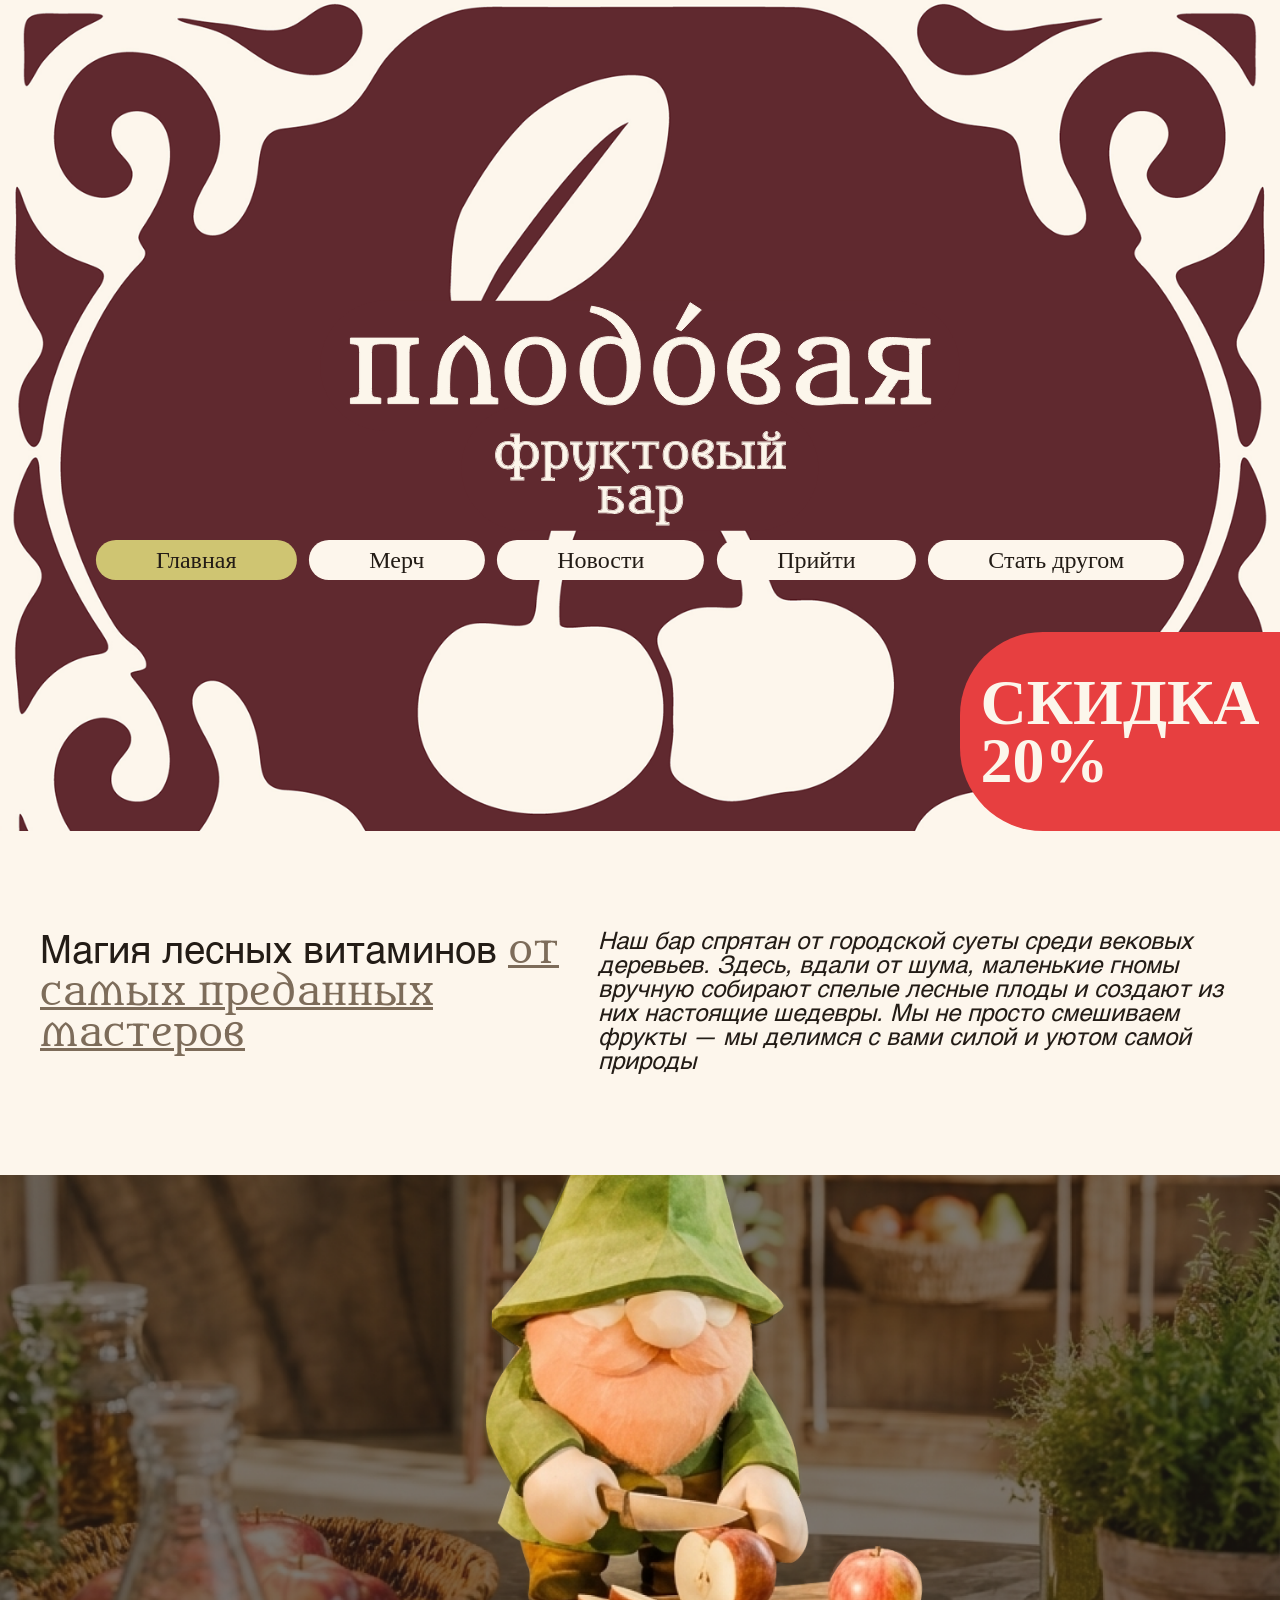
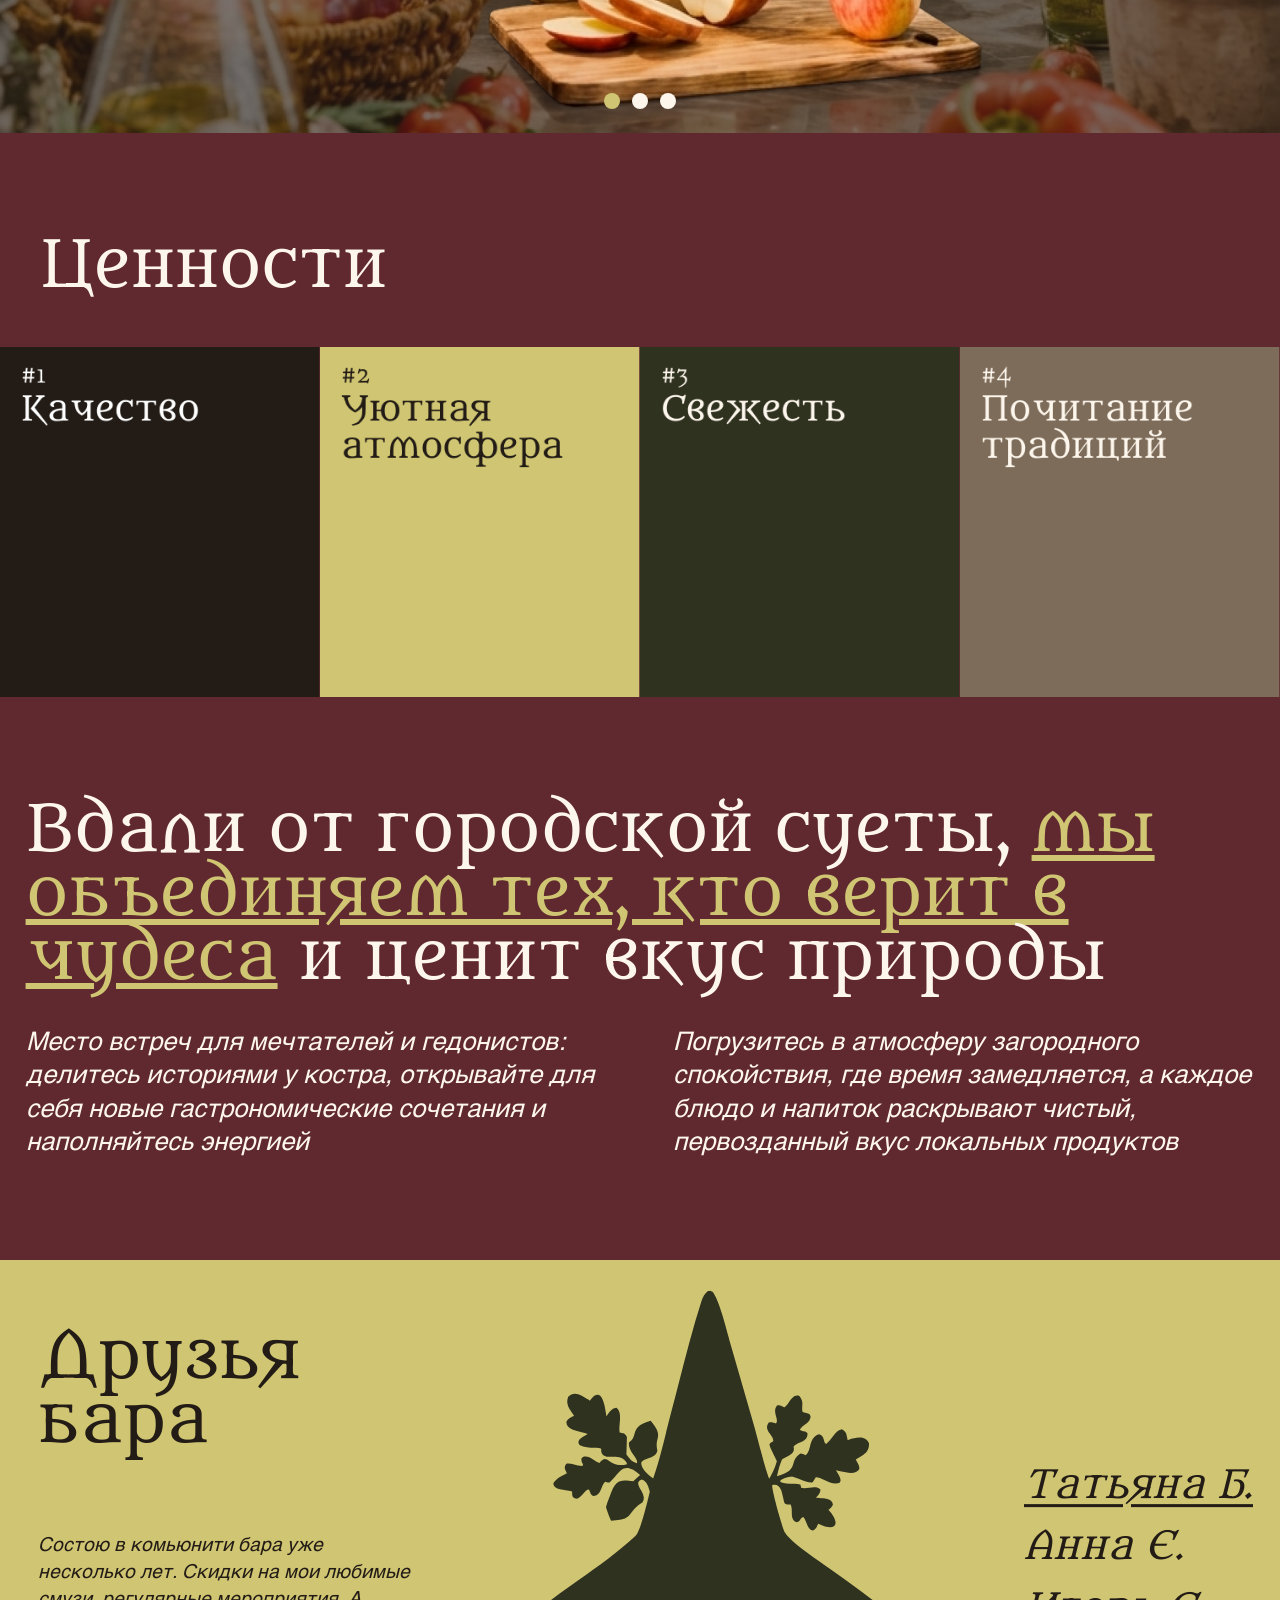
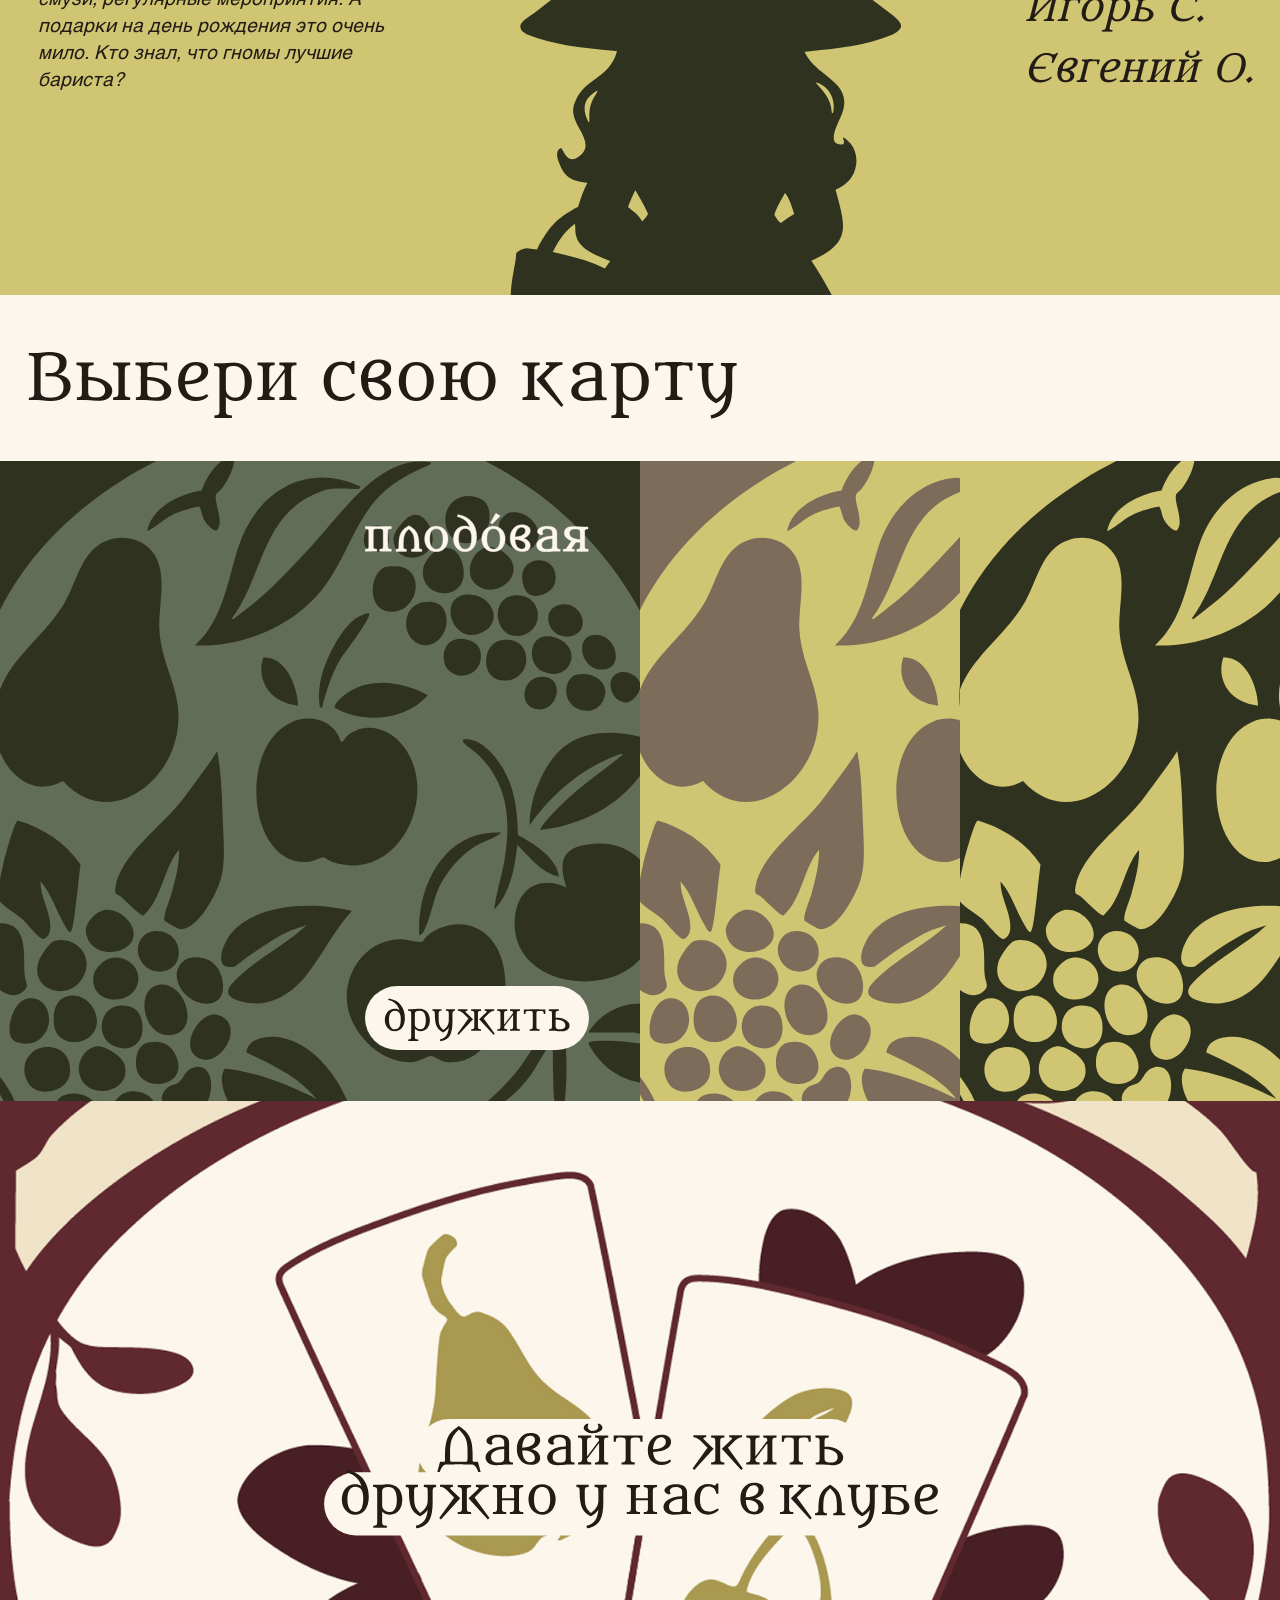
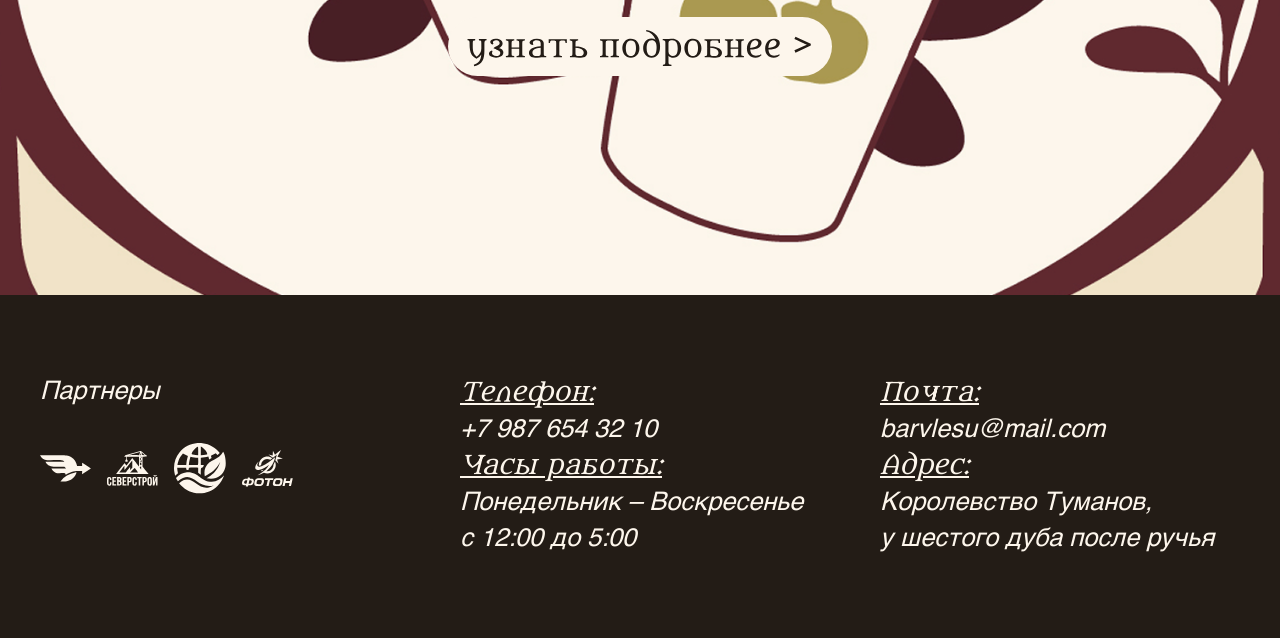
<file: index.html>
<!DOCTYPE html>
<html lang="ru">
<head>
  <meta charset="utf-8">
  <meta name="viewport" content="width=device-width, initial-scale=1">
  <link rel="icon" type="image/svg+xml" href="./assets/favicon/favicon.svg">
  <title>Фруктовая</title>
  <link rel="stylesheet" href="./stylesheets/mainPage/main.css">
</head>
<body>

  <div class="container">
    <div class="welcome">
      <img class="welcome__bg" src="./assets/images/mainPage/welcome-bg.png">
      <img class="welcome__logo" src="./assets/images/mainPage/welcome-logo.svg" alt="Плодовая">
      <header>
        <ul>
          <li class="li__active"><a href="index.html">Главная</a></li>
          <li><a href="merch.html">Мерч</a></li>
          <li><a href="news.html">Новости</a></li>
          <li><a href="https://kirskate.github.io/plodovaya/" target="_blank">Прийти</a></li>
          <li><a href="form.html">Стать другом</a></li>
        </ul>
      </header>
      <div class="welcome__sale">
        <a href="https://kirskate.github.io/Plodovaya_HSE/" target="_blank">
          СКИДКА <br>20%
        </a>
      </div>
    </div>

    <div class="desc">
      <h3>Магия лесных витаминов <span class="gg">от самых преданных мастеров</span></h3>
      <p>Наш бар спрятан от городской суеты среди вековых деревьев. Здесь, вдали от шума, маленькие гномы вручную собирают спелые лесные плоды и создают из них настоящие шедевры. Мы не просто смешиваем фрукты — мы делимся с вами силой и уютом самой природы</p>
    </div>

    <div class="slider">
      <img class="slider__img active" src="./assets/images/mainPage/hero-1.png" alt="гномик">
      <img class="slider__img" src="./assets/images/mainPage/hero-2.png" alt="домик">
      <img class="slider__img" src="./assets/images/mainPage/hero-3.png" alt="кресла">
    
      <div class="circles">
        <button class="circle active" type="button"></button>
        <button class="circle" type="button"></button>
        <button class="circle" type="button"></button>
      </div>
    </div>

    <div class="values">
      <div class="values__imgs">
        <h3>Ценности</h3>
        <div class="values__item">
          <img class="values__img-default" src="./assets/images/mainPage/value-1.png" alt="">
          <img class="values__img-hover" src="./assets/images/mainPage/value-1-hover.png" alt="">
        </div>
        <div class="values__item">
          <img class="values__img-default" src="./assets/images/mainPage/value-2.png" alt="">
          <img class="values__img-hover" src="./assets/images/mainPage/value-2-hover.png" alt="">
        </div>
        <div class="values__item">
          <img class="values__img-default" src="./assets/images/mainPage/value-3.png" alt="">
          <img class="values__img-hover" src="./assets/images/mainPage/value-3-hover.png" alt="">
        </div>
        <div class="values__item">
          <img class="values__img-default" src="./assets/images/mainPage/value-4.png" alt="">
          <img class="values__img-hover" src="./assets/images/mainPage/value-4-hover.png" alt="">
        </div>
      </div>

      <div class="values__desc">
        <h2>Вдали от городской суеты, <span class="hg">мы объединяем тех, кто верит в чудеса</span> и ценит вкус природы</h2>
        <div class="values__desc-p">
          <p class="values__desc1">
            Место встреч для мечтателей и гедонистов: делитесь историями у костра, открывайте для себя новые гастрономические сочетания и наполняйтесь энергией
          </p>
          <p class="values__desc2">
            Погрузитесь в атмосферу загородного спокойствия, где время замедляется, а каждое блюдо и напиток раскрывают чистый, первозданный вкус локальных продуктов
          </p>
        </div>
      </div>
    </div>

    <div class="friends">
      <img class="friends__bg" src="./assets/images/mainPage/friend-bg-1.svg" alt="">
      <h3>Друзья бара</h3>
      <p>Состою в комьюнити бара уже несколько лет. Скидки на мои любимые смузи, регулярные мероприятия. А подарки на день рождения это очень мило. Кто знал, что гномы лучшие бариста?</p>
      <p class="friends__names">
        <span class="friends__name active" data-bg="1">Татьяна Б.</span>
        <span class="friends__name" data-bg="2">Анна Е.</span>
        <span class="friends__name" data-bg="3">Игорь С.</span>
        <span class="friends__name" data-bg="4">Евгений О.</span>
      </p>
    </div>

    <div class="cards">
      <h3>Выбери свою карту</h3>
    
      <div class="cards__section">
        <div class="card active">
          <img class="card-img" src="./assets/images/mainPage/card-1.svg" alt="карточка">
          <img class="card-title" src="./assets/images/mainPage/logoForCard.svg" alt="Плодовая">
          <a href="form.html"><img class="card-button" src="./assets/images/mainPage/cardButton.svg" alt="Дружить"></a>
        </div>
    
        <div class="card">
          <img class="card-img" src="./assets/images/mainPage/card-2.svg" alt="карточка">
          <img class="card-title" src="./assets/images/mainPage/logoForCard.svg" alt="Плодовая">
          <a href="form.html"><img class="card-button" src="./assets/images/mainPage/cardButton.svg" alt="Дружить"></a>
        </div>
    
        <div class="card">
          <img class="card-img" src="./assets/images/mainPage/card-3.svg" alt="карточка">
          <img class="card-title" src="./assets/images/mainPage/logoForCard.svg" alt="Плодовая">
          <a href="form.html"><img class="card-button" src="./assets/images/mainPage/cardButton.svg" alt="Дружить"></a>
        </div>
      </div>
    </div>

    <div class="end">
      <img class="end__bg" src="./assets/images/mainPage/end-bg.png">
      <img class="end__title" src="./assets/images/mainPage/end-title.svg">
      <a href="form.html"><img class="end__button" src="./assets/images/mainPage/end-button.svg"></a>
    </div>

    <footer>
      <div class="footer__1">
        <p>Партнеры</p>
        <div class="partners__imgs">
          <img src="./assets/icons/partner-1.svg" alt="партнер">
          <img src="./assets/icons/partner-2.svg" alt="партнер">
          <img src="./assets/icons/partner-3.svg" alt="партнер">
          <img src="./assets/icons/partner-4.svg" alt="партнер">
        </div>
      </div>
      <div class="footer__2">
        <p>
          <span>Телефон: </span><br>
          +7 987 654 32 10 <br>
          <span>Часы работы: </span><br>
          Понедельник – Воскресенье <br>
          с 12:00 до 5:00
        </p>
      </div>
      <div class="footer__3">
        <p>
          <span>Почта: </span><br>
          barvlesu@mail.com <br>
          <span>Адрес: </span><br>
          Королевство Туманов, <br>у шестого дуба после ручья
        </p>
      </div>
    </footer>
  </div>

  <script src="./javascript/slider.js"></script>
  <script src="./javascript/cards.js"></script>
  <script src="./javascript/friends.js"></script>
  <script src="./javascript/header-sticky.js"></script>
</body>
</html>
</file>
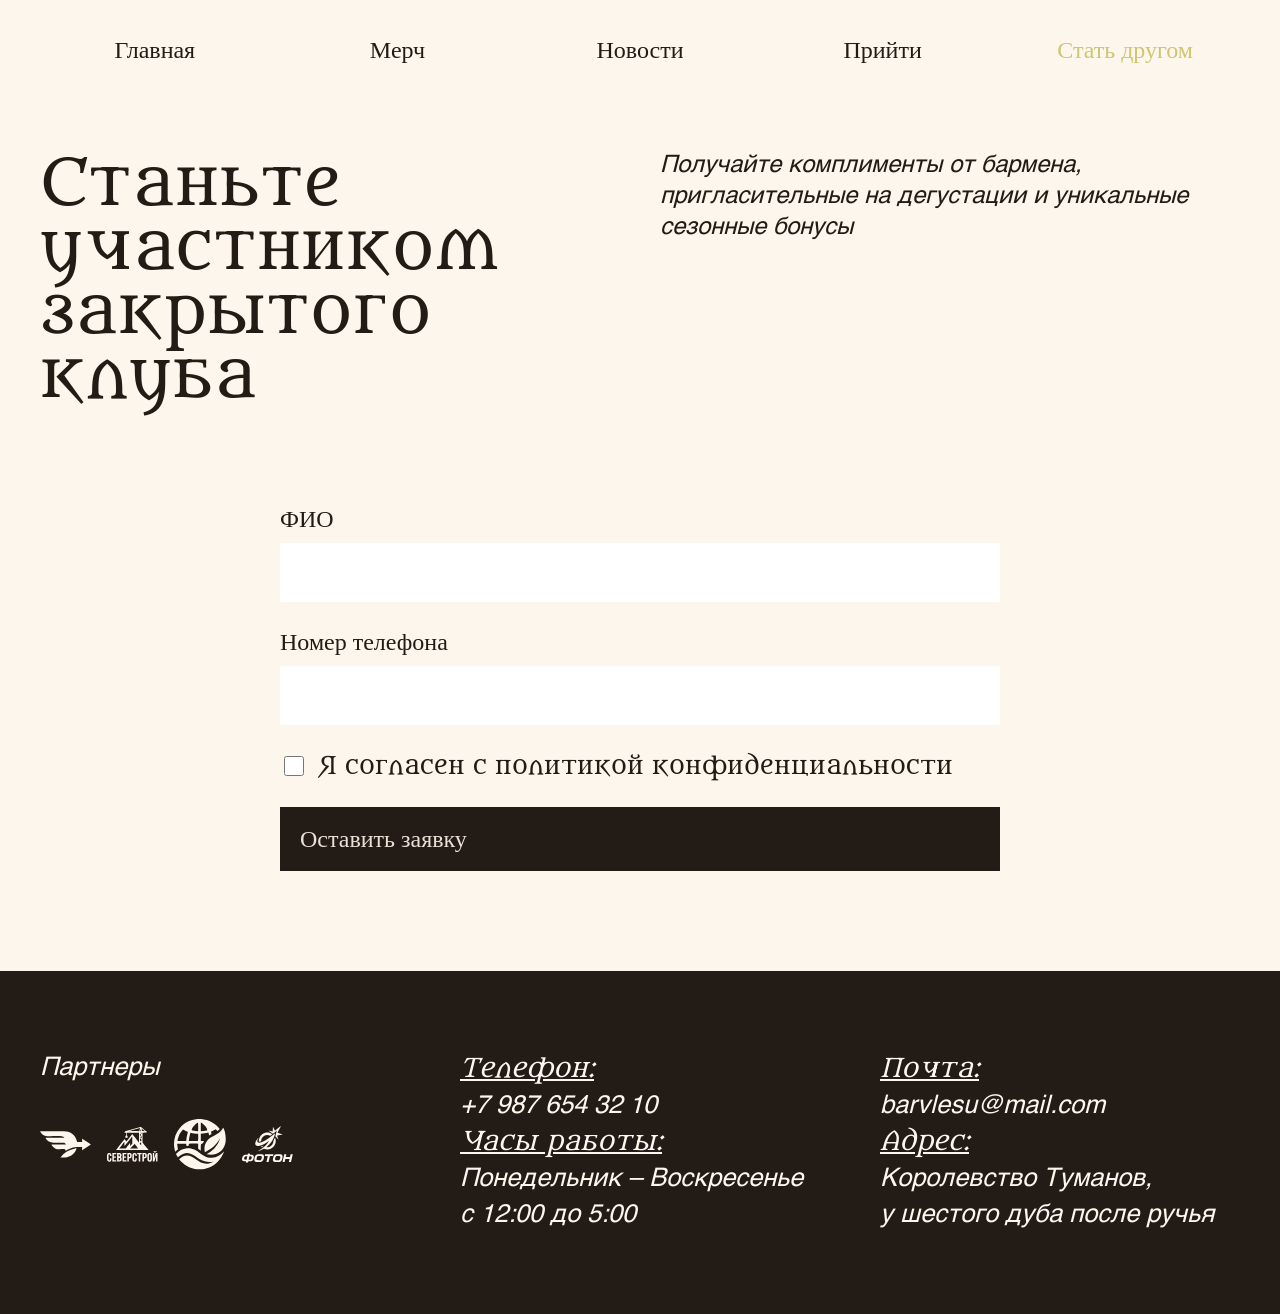
<file: form.html>
<!DOCTYPE html>
<html lang="ru">
<head>
  <meta charset="utf-8">
  <meta name="viewport" content="width=device-width, initial-scale=1">
  <link rel="icon" type="image/svg+xml" href="./assets/favicon/favicon.svg">
  <title>Стать другом</title>

  <link rel="stylesheet" href="./stylesheets/form/form.css">
</head>
<body>

  <div class="container">
    <header>
      <ul>
        <li><a href="index.html">Главная</a></li>
        <li><a href="merch.html">Мерч</a></li>
        <li><a href="news.html">Новости</a></li>
        <li><a href="https://kirskate.github.io/plodovaya/" target="_blank">Прийти</a></li>
        <li class="li__active"><a href="form.html">Стать другом</a></li>
      </ul>
    </header>

    <div class="title">
      <h1>Станьте участником закрытого клуба </h1>
      <p>Получайте комплименты от бармена, пригласительные на дегустации и уникальные сезонные бонусы</p>
    </div>

    <form class="friend-form" id="friendForm">
      <label>
        ФИО
        <input type="text" name="name" required>
      </label>
    
      <label>
        Номер телефона
        <input type="tel" name="phone" required>
      </label>
    
      <label class="checkbox-label">
        <input type="checkbox" required>
        <span>Я согласен с политикой конфиденциальности</span>
      </label>
    
      <button type="submit">Оставить заявку</button>
    </form>
    
    <div class="modal" id="modal">
      <div class="modal__content">
        <button class="modal__close" type="button" id="modalClose">×</button>
        <h2>Заявка отправлена!</h2>
        <p>Мы скоро свяжемся с вами.</p>
      </div>
    </div>

    <footer>
      <div class="footer__1">
        <p>Партнеры</p>
        <div class="partners__imgs">
          <img src="./assets/icons/partner-1.svg" alt="партнер">
          <img src="./assets/icons/partner-2.svg" alt="партнер">
          <img src="./assets/icons/partner-3.svg" alt="партнер">
          <img src="./assets/icons/partner-4.svg" alt="партнер">
        </div>
      </div>
      <div class="footer__2">
        <p>
          <span>Телефон: </span><br>
          +7 987 654 32 10 <br>
          <span>Часы работы: </span><br>
          Понедельник – Воскресенье <br>
          с 12:00 до 5:00
        </p>
      </div>
      <div class="footer__3">
        <p>
          <span>Почта: </span><br>
          barvlesu@mail.com <br>
          <span>Адрес: </span><br>
          Королевство Туманов, <br>у шестого дуба после ручья
        </p>
      </div>
    </footer>
  </div>
  <script src="./javascript/form.js"></script>
</body>
</html>
</file>
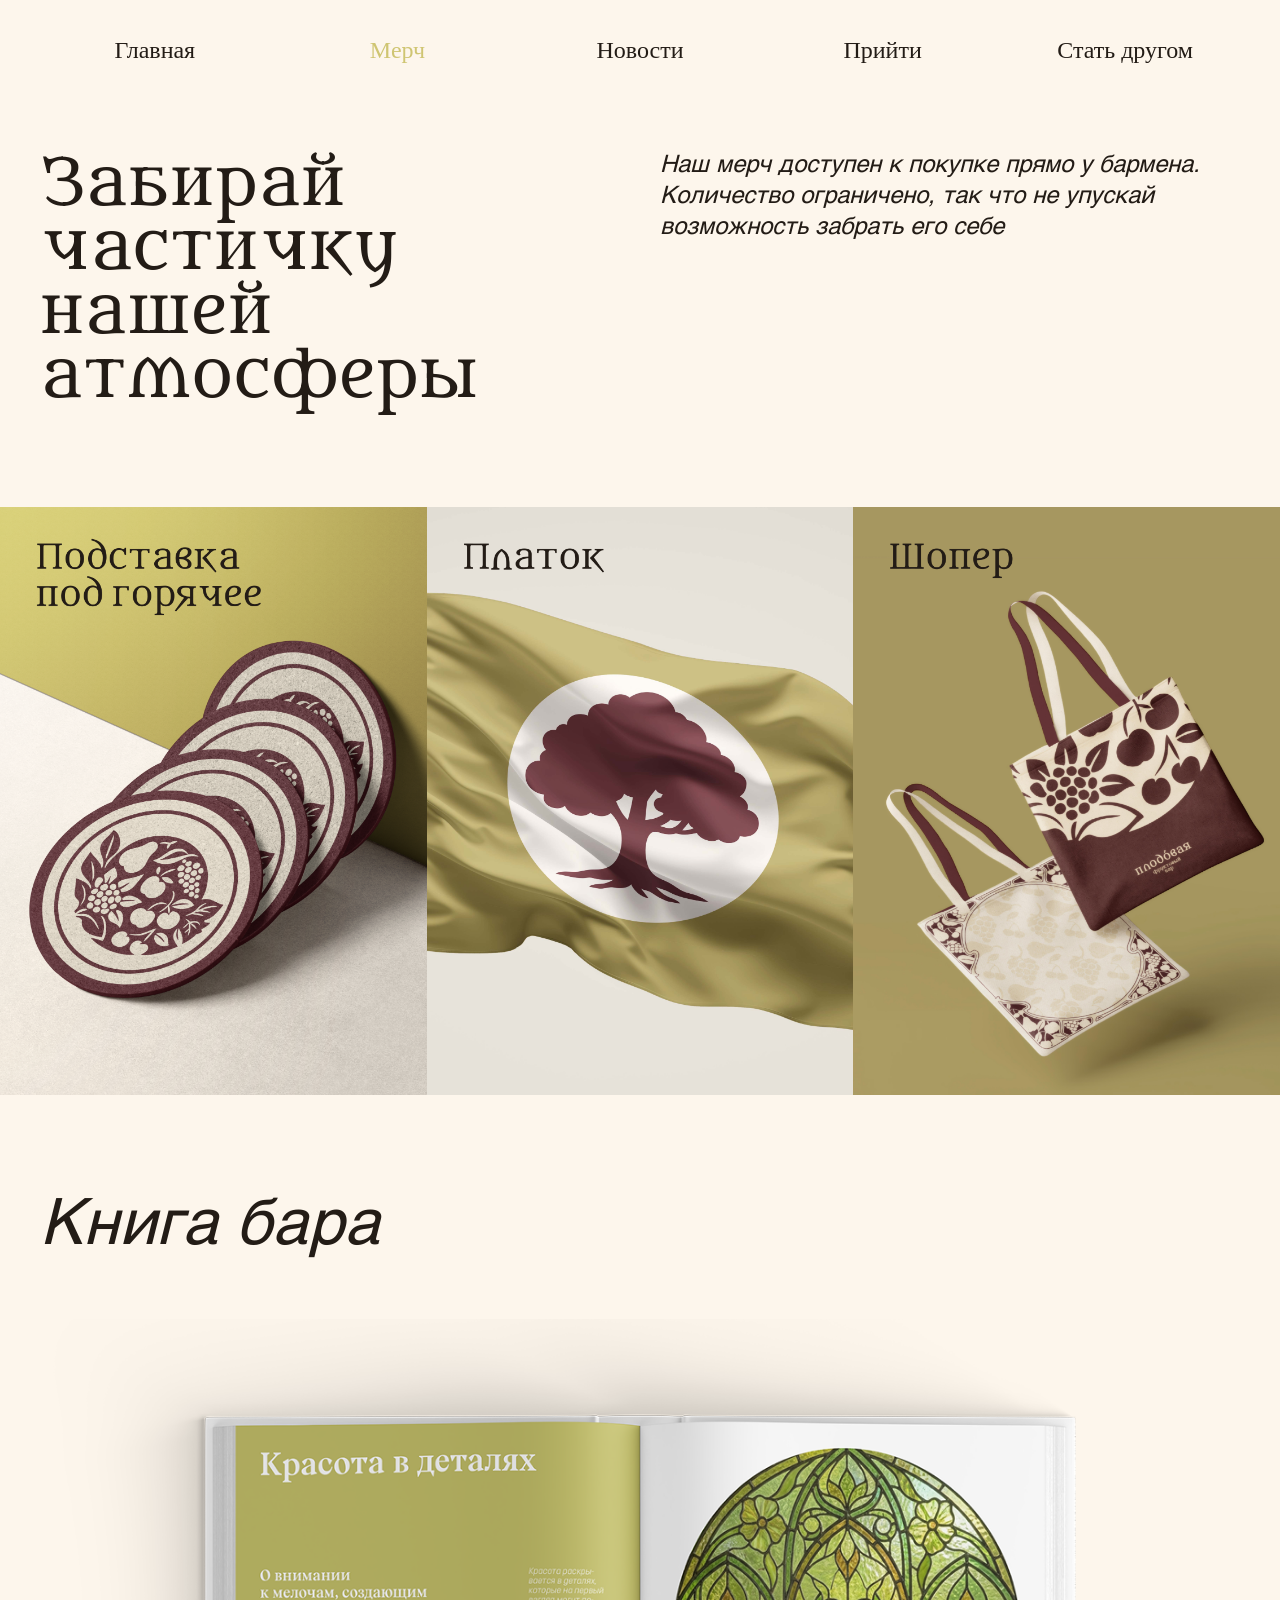
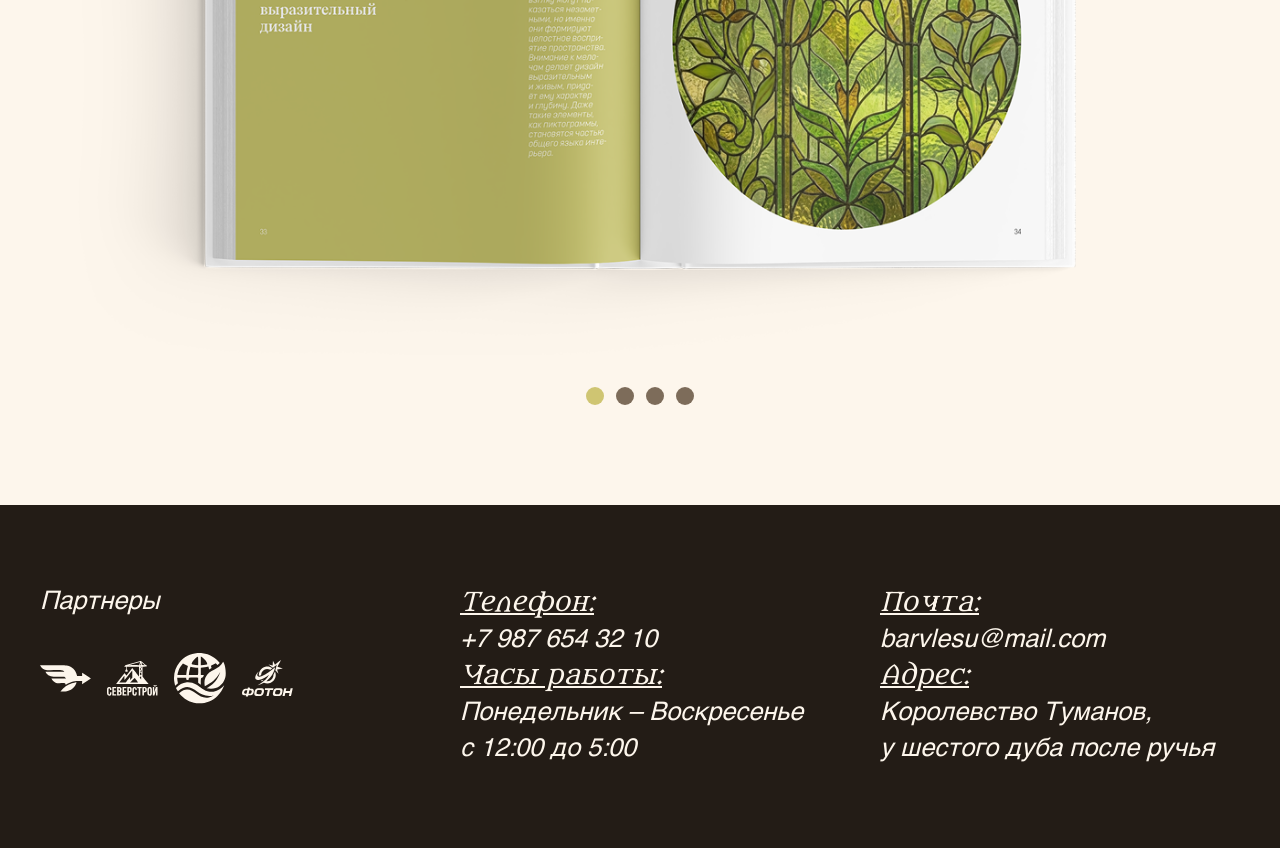
<file: merch.html>
<!DOCTYPE html>
<html lang="ru">
<head>
  <meta charset="utf-8">
  <meta name="viewport" content="width=device-width, initial-scale=1">
  <link rel="icon" type="image/svg+xml" href="./assets/favicon/favicon.svg">
  <title>Мерч</title>

  <link rel="stylesheet" href="./stylesheets/merchPage/merchPage.css">
</head>
<body>

  <div class="container">
    <header>
      <ul>
        <li><a href="index.html">Главная</a></li>
        <li class="li__active"><a href="merch.html">Мерч</a></li>
        <li><a href="news.html">Новости</a></li>
        <li><a href="https://kirskate.github.io/plodovaya/" target="_blank">Прийти</a></li>
        <li><a href="form.html">Стать другом</a></li>
      </ul>
    </header>

    <div class="title">
      <h1>Забирай частичку нашей атмосферы</h1>
      <p>Наш  мерч доступен к покупке прямо у бармена. Количество ограничено, так что не упускай возможность забрать его себе</p>
    </div>

    <div class="merch1">
      <div class="merch1__item">
        <img class="merch1__img-default" src="./assets/images/merchPage/merch-1.png" alt="Подставка под горячее">
        <img class="merch1__img-hover" src="./assets/images/merchPage/merch-1-hover.png" alt="Подставка под горячее">
      </div>
      <div class="merch1__item">
        <img class="merch1__img-default" src="./assets/images/merchPage/merch-2.png" alt="Платок">
        <img class="merch1__img-hover" src="./assets/images/merchPage/merch-2-hover.png" alt="Платок">
      </div>
      <div class="merch1__item">
        <img class="merch1__img-default" src="./assets/images/merchPage/merch-3.png" alt="шопер">
        <img class="merch1__img-hover" src="./assets/images/merchPage/merch-3-hover.png" alt="шопер">
      </div>
    </div>

    <div class="book">
      <p>Книга бара</p>
      <div class="img__section">
        <img src="./assets/images/merchPage/book-1.png" alt="первая страница">
        <img src="./assets/images/merchPage/book-2.png" alt="вторая страница">
        <img src="./assets/images/merchPage/book-3.png" alt="третья страница">
        <img src="./assets/images/merchPage/book-4.png" alt="четвёртая страница">
      </div>
      <div class="circles">
        <div class="circle"></div>
        <div class="circle"></div>
        <div class="circle"></div>
        <div class="circle"></div>
      </div>
    </div>

    <footer>
      <div class="footer__1">
        <p>Партнеры</p>
        <div class="partners__imgs">
          <img src="./assets/icons/partner-1.svg" alt="партнер">
          <img src="./assets/icons/partner-2.svg" alt="партнер">
          <img src="./assets/icons/partner-3.svg" alt="партнер">
          <img src="./assets/icons/partner-4.svg" alt="партнер">
        </div>
      </div>
      <div class="footer__2">
        <p>
          <span>Телефон: </span><br>
          +7 987 654 32 10 <br>
          <span>Часы работы: </span><br>
          Понедельник – Воскресенье <br>
          с 12:00 до 5:00
        </p>
      </div>
      <div class="footer__3">
        <p>
          <span>Почта: </span><br>
          barvlesu@mail.com <br>
          <span>Адрес: </span><br>
          Королевство Туманов, <br>у шестого дуба после ручья
        </p>
      </div>
    </footer>
  </div>
  <script src="./javascript/book.js"></script>
</body>
</html>
</file>
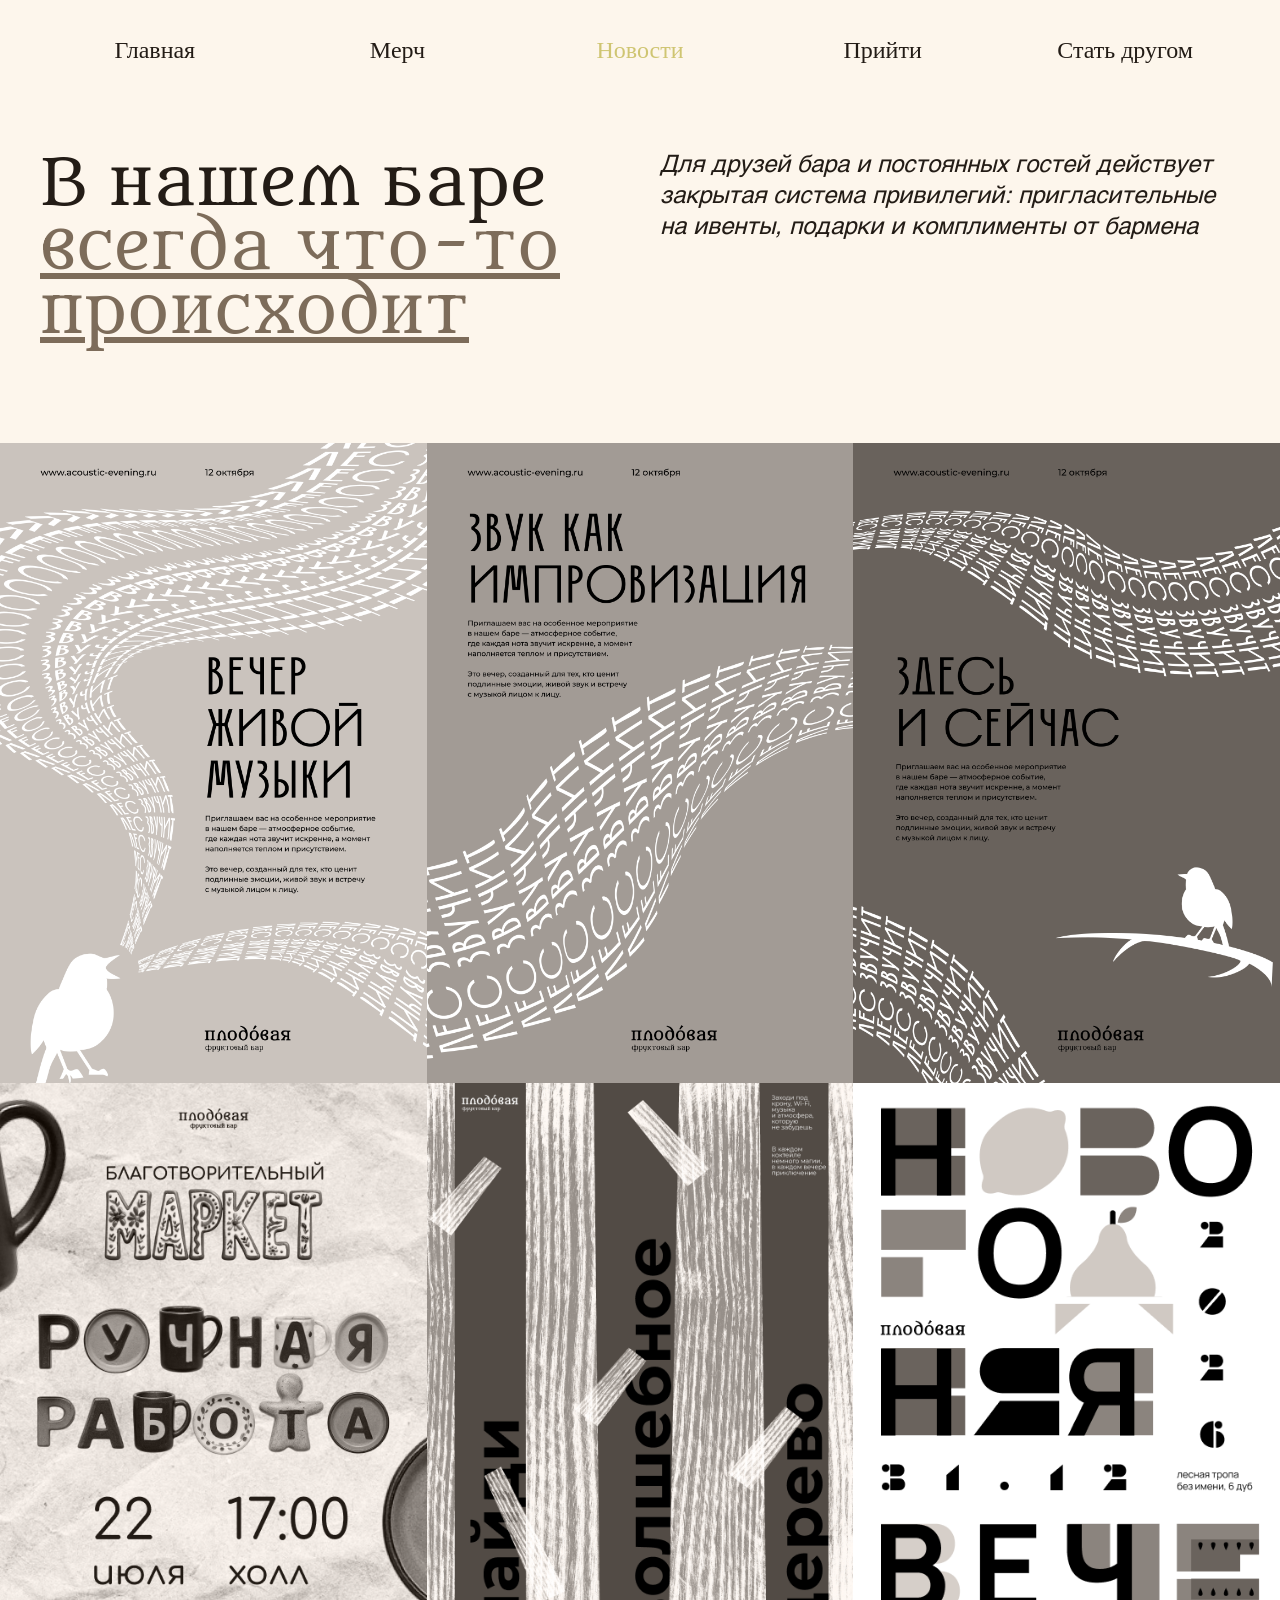
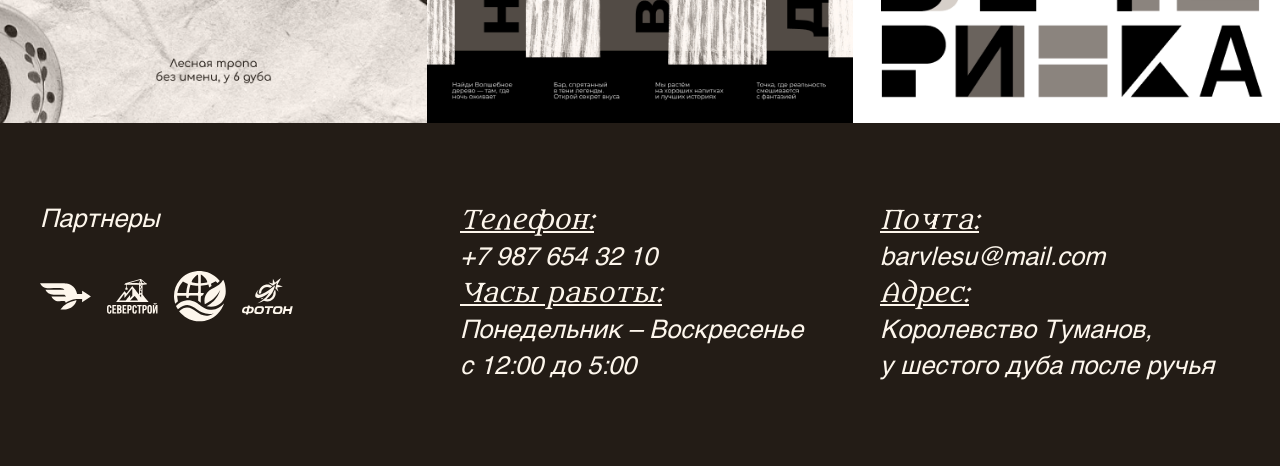
<file: news.html>
<!DOCTYPE html>
<html lang="ru">
<head>
  <meta charset="utf-8">
  <meta name="viewport" content="width=device-width, initial-scale=1">
  <link rel="icon" type="image/svg+xml" href="./assets/favicon/favicon.svg">
  <title>Новости</title>

  <link rel="stylesheet" href="./stylesheets/newsPage/newsPage.css">
</head>
<body>

  <div class="container">
    <header>
      <ul>
        <li><a href="index.html">Главная</a></li>
        <li><a href="merch.html">Мерч</a></li>
        <li class="li__active"><a href="news.html">Новости</a></li>
        <li><a href="https://kirskate.github.io/plodovaya/" target="_blank">Прийти</a></li>
        <li><a href="form.html">Стать другом</a></li>
      </ul>
    </header>

    <div class="title">
      <h1>В нашем баре <span class="some-title">всегда что-то происходит</span></h1>
      <p>Для друзей бара и постоянных гостей действует закрытая система привилегий: пригласительные на ивенты, подарки и комплименты от бармена</p>
    </div>

    <div class="news">
      <div class="news__item">
        <img class="news__img-default" src="./assets/images/newsPage/card-1.png" alt="">
        <img class="news__img-hover" src="./assets/images/newsPage/card-1-hover.png" alt="">
      </div>
      <div class="news__item">
        <img class="news__img-default" src="./assets/images/newsPage/card-2.png" alt="">
        <img class="news__img-hover" src="./assets/images/newsPage/card-2-hover.png" alt="">
      </div>
      <div class="news__item">
        <img class="news__img-default" src="./assets/images/newsPage/card-3.png" alt="">
        <img class="news__img-hover" src="./assets/images/newsPage/card-3-hover.png" alt="">
      </div>
      <div class="news__item">
        <img class="news__img-default" src="./assets/images/newsPage/card-4.png" alt="">
        <img class="news__img-hover" src="./assets/images/newsPage/card-4-hover.png" alt="">
      </div>
      <div class="news__item">
        <img class="news__img-default" src="./assets/images/newsPage/card-5.png" alt="">
        <img class="news__img-hover" src="./assets/images/newsPage/card-5-hover.png" alt="">
      </div>
      <div class="news__item">
        <img class="news__img-default" src="./assets/images/newsPage/card-6.png" alt="">
        <img class="news__img-hover" src="./assets/images/newsPage/card-6-hover.png" alt="">
      </div>
    </div>

    <footer>
      <div class="footer__1">
        <p>Партнеры</p>
        <div class="partners__imgs">
          <img src="./assets/icons/partner-1.svg" alt="партнер">
          <img src="./assets/icons/partner-2.svg" alt="партнер">
          <img src="./assets/icons/partner-3.svg" alt="партнер">
          <img src="./assets/icons/partner-4.svg" alt="партнер">
        </div>
      </div>
      <div class="footer__2">
        <p>
          <span>Телефон: </span><br>
          +7 987 654 32 10 <br>
          <span>Часы работы: </span><br>
          Понедельник – Воскресенье <br>
          с 12:00 до 5:00
        </p>
      </div>
      <div class="footer__3">
        <p>
          <span>Почта: </span><br>
          barvlesu@mail.com <br>
          <span>Адрес: </span><br>
          Королевство Туманов, <br>у шестого дуба после ручья
        </p>
      </div>
    </footer>
  </div>
</body>
</html>
</file>
<file: stylesheets/mainPage/main.css>
@import url('../reset.css');
@import url('../fonts.css');
@import url("../footer.css");

body {
  background-color: #60292F;
}

.container {
  max-width: 1512px;
  width: 100%;
  margin: 0 auto;
}


/* ----- Welcome ----- */
.welcome {
  width: 100%;
  position: relative;
}
.welcome__bg {
  width: 100%;
  height: auto;
  display: block;
}
.welcome__logo,
header,
.welcome__sale {
  position: absolute;
}

.welcome__logo {
  width: 50%;
  max-width: 705px;
  left: 50%;
  top: 50%;
  transform: translate(-50%, -50%);
}
header {
  top: 65%;
  left: 50%;
  transform: translateX(-50%);
  z-index: 100;
}
.welcome header.is-sticky {
  position: fixed;
  top: 16px;
  left: var(--sticky-left, 50%);
  transform: none;
}
.welcome header ul {
  width: 100%;
  display: flex;
  gap: clamp(4px, 1vw, 20px);
  flex-wrap: nowrap;
  justify-content: center;
}
.welcome header ul li {
  padding: clamp(4px, 2vw, 8px) clamp(20px, 5vw, 60px);
  background-color: #FDF6EC;
  color: #231C16;
  max-width: 233px;
  /* font-family: 'Metamorphous', sans-serif; */
  font-size: clamp(12px, 2vw, 24px);
  text-align: center;
  white-space: nowrap;
  border-radius: 83px;
  min-width: 0; 
  white-space: nowrap;
  overflow: hidden;
  cursor: pointer;
}
.welcome header ul li:hover {
  background-color: #dedddb;
}
.li__active {
  background-color: #CFC572 !important;
}
.li__active:hover {
  background-color: #b8af5d !important;
}
.welcome__sale {
  position: absolute;
  right: 0;
  bottom: 0;

  width: 25vw;
  max-width: 450px;
  min-width: 90px;

  aspect-ratio: 450 / 280;

  background-color: #E73F40;
  border-radius: 83px 0 0 83px;

  display: flex;
  align-items: center;
  justify-content: center;

  box-sizing: border-box;

  font-size: clamp(18px, 5vw, 80px);
  font-weight: 700;
  line-height: 0.9;
  color: #FCF6EB;

  transition: background-color 0.2s ease;
}
.welcome__sale:hover {
  background-color: #231C16;
}
.welcome__sale a {
  color: inherit;
  text-decoration: none;
}
@media (max-width: 500px) {
  .welcome header ul {
    gap: 4px;
  }

  .welcome header ul li {
    padding: 3px 8px;
    font-size: 10px;
    border-radius: 30px;
  }
}




.desc {
  display: flex;
  gap: 18px;
  padding: 100px 40px;
  background-color: #FDF6EC;
}
.desc h3 {
  font-family: 'Helvetica',sans-serif;
  font-size: clamp(36px, 3vw, 64px);
  color: #231C16;
  width: 45%;
  flex-shrink: 0;
}
.gg {
  color: #7D6C5A;
  text-decoration: underline;
}
.desc p {
  font-family: 'Helvetica',sans-serif !important;
  font-size: clamp(16px, 2vw, 24px);
  color: #231C16;
}
@media (max-width: 500px) {
  .desc {
    flex-direction: column;
  }
  .desc h3 {
    width: 100%;
  }
}






.slider {
  position: relative;
  width: 100%;
  overflow: hidden;
}

.slider__img {
  width: 100%;
  height: auto;
  display: block;

  position: absolute;
  top: 0;
  left: 0;

  opacity: 0;
  transition: opacity 0.8s ease;
}

.slider__img.active {
  position: relative;
  opacity: 1;
}

.circles {
  position: absolute;
  left: 50%;
  bottom: 24px;
  transform: translateX(-50%);

  display: flex;
  gap: 12px;
}

.circle {
  all: unset;
  width: 16px;
  height: 16px;
  border-radius: 50%;
  background-color: #FDF6EC;
  cursor: pointer;
}

.circle.active {
  background-color: #CFC572;
}








.values {
  background-color: #60292F;
  padding: 100px 0;
}
.values__imgs h3 {
  margin-bottom: 50px;
  padding-left: 40px;

  font-family: 'Metamorphous', sans-serif;
  font-size: clamp(36px, 5vw, 102px);
  color: #FDF6EC;
}
.values__imgs {
  display: grid;
  grid-template-columns: repeat(4, 1fr);
}
.values__imgs h3 {
  grid-column: 1 / -1;
}
.values__imgs img {
  width: 100%;
  height: auto;
  display: block;
}
.values__item {
  position: relative;
  overflow: hidden;
}
.values__item img {
  width: 100%;
  height: auto;
  display: block;
  transition: opacity 0.4s ease;
}
.values__img-hover {
  position: absolute;
  inset: 0;
  opacity: 0;
}
.values__item:hover .values__img-hover {
  opacity: 1;
}
.values__desc {
  padding-top: 100px;
}
.values__desc h2 {
  font-family: 'Metamorphous', sans-serif;
  font-size: clamp(32px, 5vw, 80px);
  color: #FDF6EC;
  max-width: 1200px;
  margin-bottom: clamp(20px, 3vw, 60px);
  padding-left: clamp(10px, 2vw, 40px);
}
.hg {
  color: #CFC572;
  text-decoration: underline;
}
.values__desc-p {
  font-family: 'Helvetica', sans-serif;
  display: flex;
  gap: 40px;
  padding-left: clamp(10px, 2vw, 40px);
}

.values__desc-p p {
  width: 50%;
  font-size: clamp(16px, 2vw, 28px);
  line-height: 1.3;
  color: #FDF6EC;
}

@media (max-width: 700px) {
  .values {
    padding: 80px 0;
  }

  .values__imgs {
    grid-template-columns: repeat(2, 1fr);
  }

  .values__imgs h3 {
    margin-bottom: 60px;
  }

  .values__desc {
    padding-top: 80px;
  }

  .values__desc-p {
    flex-direction: column;
    gap: 24px;
  }

  .values__desc-p p {
    width: 100%;
  }
}













.friends {
  position: relative;
  width: 100%;
}

.friends__bg {
  width: 100%;
  display: block;
  transition: opacity 0.4s ease;
}

.friends h3 {
  position: absolute;
  left: 3%;
  top: 10%;

  width: 30%;

  font-size: clamp(24px, 5vw, 96px);
  color: #231C16;
}

.friends p:not(.friends__names) {
  position: absolute;
  left: 3%;
  top: 43%;

  width: 30%;

  font-size: clamp(7px, 1.5vw, 24px);
  line-height: 1.4;
  color: #231C16;
}

.friends__names {
  position: absolute;
  right: 0;
  top: 50%;
  transform: translateY(-50%);

  width: 20%;

  font-size: clamp(12px, 3vw, 50px);
  line-height: 1.6;
  color: #231C16;

  display: flex;
  flex-direction: column;
}

.friends__name {
  cursor: pointer;
  transition: text-decoration-color 0.3s ease;
}

.friends__name.active {
  text-decoration: underline;
  text-underline-offset: 0.15em;
}








.cards__section {
  display: flex;
  width: 100%;
  overflow: hidden;
  height: clamp(300px, 50vw, 700px);
}

.card {
  position: relative;
  width: 25%;
  height: 100%;
  overflow: hidden;
  cursor: pointer;
  flex-shrink: 0;
  transition: width 0.5s ease;
}
.card.active {
  width: 50%;
}
.cards {
  background-color: #FDF6EC;
}
.cards h3 {
  font-family: 'Metamorphous', sans-serif;
  font-size: clamp(32px, 5vw, 64px);
  color: #231C16;
  padding: clamp(10px, 4vw, 60px) 0 clamp(10px, 4vw, 60px) clamp(10px, 2vw, 40px);
}

/* при наведении временно раскрываем наведённую */
.cards__section:hover .card {
  width: 25%;
}

.cards__section .card:hover {
  width: 50%;
}

/* картинка */
.card-img {
  width: 200%;
  max-width: none;
  height: 100%;
  object-fit: cover;
  object-position: center;
  display: block;
  transition: width 0.5s ease;
}

.card.active .card-img,
.card:hover .card-img {
  width: 100%;
}

/* лого и кнопка скрыты по умолчанию */
.card-title,
.card-button {
  position: absolute;
  opacity: 0;
  transition: opacity 0.3s ease;
  pointer-events: none;
}

/* появляются ТОЛЬКО после клика */
.card.active .card-title,
.card.active .card-button {
  opacity: 1;
  pointer-events: auto;
}

.card-title {
  top: 8%;
  right: 8%;
  width: 35%;
}

.card-button {
  right: 8%;
  bottom: 8%;
  width: 35%;
}

.cards__section:hover .card.active:not(:hover) .card-title,
.cards__section:hover .card.active:not(:hover) .card-button {
  opacity: 0;
}





.end {
  position: relative;
  width: 100%;
}

.end__bg {
  width: 100%;
  display: block;
}

.end__title,
.end__button {
  position: absolute;
  left: 50%;
  transform: translateX(-50%);
}

.end__title {
  top: 40%;
  width: 50%;
  max-width: 800px;
}

.end__button {
  top: 65%;
  width: 30%;
  max-width: 400px;
  transition: transform 0.2s ease;
}

.end__button:hover {
  cursor: pointer;
  transform: translateX(-45%);
}
</file>
<file: stylesheets/form/form.css>
@import url('../reset.css');
@import url('../fonts.css');
@import url('../footer.css');

body {
  background-color: #FDF6EC;
  color: #231C16;
}

.container {
  max-width: 1512px;
  width: 100%;
  margin: 0 auto;
}

/* Header */

header {
  background-color: #FDF6EC;
  padding: clamp(16px, 3vw, 50px) 40px;
}

header ul {
  display: flex;
  justify-content: center;
  gap: clamp(6px, 1vw, 20px);

}

header li {
  width: 100%;
  max-width: 233px;
  box-sizing: border-box;
  min-width: 50px;
  text-align: center;
  font-size: clamp(12px, 2vw, 24px);
  color: #231C16;
}

header a {
  color: inherit;
  text-decoration: none;
}

.li__active {
  color: #CFC572;
}

/* Title */

.title {
  display: flex;
  gap: 40px;
  padding: 50px 40px 100px;
}

.title h1 {
  width: 50%;
  font-size: clamp(36px, 5vw, 64px);
  line-height: 1;
}

.title p {
  width: 50%;
  font-size: clamp(16px, 2vw, 24px);
  line-height: 1.3;
}
.friend-form {
  width: calc(100% - 80px);
  max-width: 720px;
  margin: 0 auto 100px;

  display: flex;
  flex-direction: column;
  gap: 28px;
}

.friend-form label {
  display: flex;
  flex-direction: column;
  gap: 12px;

  font-size: clamp(16px, 2vw, 24px);
  color: #231C16;
}

.friend-form input[type="text"],
.friend-form input[type="tel"] {
  width: 100%;
  padding: 18px 20px;
  box-sizing: border-box;

  border: none;
  outline: none;

  background-color: #FFFFFF;
  color: #231C16;

  font-size: clamp(16px, 2vw, 20px);
}

.friend-form input::placeholder {
  color: #7D6C5A;
}

.checkbox-label {
  flex-direction: row !important;
  align-items: center;
  gap: 12px;
}

.checkbox-label input {
  width: 20px;
  height: 20px;
  flex-shrink: 0;
}

.friend-form button {
  border: none;
  background-color: #231C16;
  color: #EAE1D6;

  padding: 20px;
  cursor: pointer;

  font-size: clamp(16px, 2vw, 24px);

  transition: opacity 0.2s ease;
}

.friend-form button:hover {
  opacity: 0.9;
}
.modal {
  position: fixed;
  inset: 0;
  z-index: 9999;

  display: none;
  justify-content: center;
  align-items: center;

  background-color: rgba(35, 28, 22, 0.6);
}

.modal.active {
  display: flex;
}

.modal__content {
  position: relative;
  width: calc(100% - 40px);
  max-width: 500px;
  padding: 50px 30px;

  background-color: #fff;
  color: #231C16;
  text-align: center;
}

.modal__content h2 {
  font-size: clamp(28px, 4vw, 48px);
  margin-bottom: 20px;
}

.modal__content p {
  font-size: clamp(16px, 2vw, 24px);
}

.modal__close {
  position: absolute;
  top: 12px;
  right: 18px;

  border: none;
  background: none;
  font-size: 36px;
  cursor: pointer;
  color: #231C16;
}

/* Adaptive */

@media (max-width: 700px) {
  header,
  .title {
    padding-left: 20px;
    padding-right: 20px;
  }

  header li {
    max-width: 160px;
    padding: 8px 14px;
  }
}

@media (max-width: 500px) {
  .title {
    flex-direction: column;
    gap: 24px;
    padding-bottom: 60px;
  }

  .title h1,
  .title p {
    width: 100%;
  }
}
</file>
<file: stylesheets/merchPage/merchPage.css>
@import url('../reset.css');
@import url('../fonts.css');
@import url('../footer.css');

body {
  background-color: #FDF6EC;
  color: #231C16;
}

.container {
  max-width: 1512px;
  width: 100%;
  margin: 0 auto;
}

/* Header */

header {
  background-color: #FDF6EC;
  padding: clamp(16px, 3vw, 50px) 40px;
}

header ul {
  display: flex;
  justify-content: center;
  gap: clamp(6px, 1vw, 20px);

}

header li {
  width: 100%;
  max-width: 233px;
  box-sizing: border-box;
  min-width: 50px;
  text-align: center;
  font-size: clamp(12px, 2vw, 24px);
  color: #231C16;
}

header a {
  color: inherit;
  text-decoration: none;
}

.li__active {
  color: #CFC572;
}

/* Title */

.title {
  display: flex;
  gap: 40px;
  padding: 50px 40px 100px;
}

.title h1 {
  width: 50%;
  font-size: clamp(36px, 5vw, 64px);
  line-height: 1;
}

.title p {
  width: 50%;
  font-size: clamp(16px, 2vw, 24px);
  line-height: 1.3;
}


/* Merch cards */

.merch1 {
  display: grid;
  grid-template-columns: repeat(3, 1fr);
  width: 100%;
}

.merch1__item {
  position: relative;
  overflow: hidden;
}

.merch1__item img {
  width: 100%;
  height: auto;
  display: block;
  transition: opacity 0.4s ease;
}

.merch1__img-hover {
  position: absolute;
  inset: 0;
  opacity: 0;
}

.merch1__item:hover .merch1__img-hover {
  opacity: 1;
}

/* Book slider */

.book {
  background-color: #FDF6EC;
  padding: 100px 40px;
}

.book p {
  display: block;
  margin-bottom: 60px;

  font-size: clamp(36px, 5vw, 64px);
  color: #231C16;
}

.img__section {
  position: relative;
  width: 100%;
  overflow: hidden;
}

.img__section img {
  width: 100%;
  display: block;

  position: absolute;
  inset: 0;

  opacity: 0;
  transition: opacity 0.5s ease;
}

.img__section img.active {
  position: relative;
  opacity: 1;
}

.circles {
  display: flex;
  justify-content: center;
  gap: 12px;
  margin-top: 32px;
}

.circle {
  width: clamp(10px, 2vw, 18px);
  height: clamp(10px, 2vw, 18px);
  border-radius: 50%;
  background-color: #7D6C5A;
  cursor: pointer;
  transition: background-color 0.3s ease;
}

.circle.active {
  background-color: #CFC572;
}

/* Adaptive */

@media (max-width: 700px) {
  header,
  .title,
  .book {
    padding-left: 20px;
    padding-right: 20px;
  }

  header li {
    max-width: 160px;
    padding: 8px 14px;
  }
}

@media (max-width: 500px) {
  .title {
    flex-direction: column;
    gap: 24px;
    padding-bottom: 60px;
  }

  .title h1,
  .title p {
    width: 100%;
  }

  .merch1 {
    grid-template-columns: 1fr;
  }

  .book {
    padding-top: 60px;
    padding-bottom: 60px;
  }
}
</file>
<file: stylesheets/newsPage/newsPage.css>
@import url('../reset.css');
@import url('../fonts.css');
@import url('../footer.css');

body {
  background-color: #FDF6EC;
  color: #231C16;
}

.container {
  max-width: 1512px;
  width: 100%;
  margin: 0 auto;
}

/* Header */

header {
  background-color: #FDF6EC;
  padding: clamp(16px, 3vw, 50px) 40px;
}

header ul {
  display: flex;
  justify-content: center;
  gap: clamp(6px, 1vw, 20px);

}

header li {
  width: 100%;
  max-width: 233px;
  box-sizing: border-box;
  min-width: 50px;
  text-align: center;
  font-size: clamp(12px, 2vw, 24px);
  color: #231C16;
}

header a {
  color: inherit;
  text-decoration: none;
}

.li__active {
  color: #CFC572;
}

/* Title */

.title {
  display: flex;
  gap: 40px;
  padding: 50px 40px 100px;
}

.title h1 {
  width: 50%;
  font-size: clamp(36px, 5vw, 64px);
  line-height: 1;
}

.title p {
  width: 50%;
  font-size: clamp(16px, 2vw, 24px);
  line-height: 1.3;
}
.news {
  display: grid;
  grid-template-columns: repeat(3, 1fr);
  width: 100%;
}

.news__item {
  position: relative;
  overflow: hidden;
}

.news__item img {
  width: 100%;
  height: auto;
  display: block;
  transition: opacity 0.4s ease;
}

.news__img-hover {
  position: absolute;
  inset: 0;
  opacity: 0;
}

.news__item:hover .news__img-hover {
  opacity: 1;
}
.some-title {
  text-decoration: underline;
  color: #7D6C5A;
}

@media (max-width: 768px) {
  .news {
    grid-template-columns: repeat(2, 1fr);
  }
}

/* Adaptive */

@media (max-width: 700px) {
  header,
  .title {
    padding-left: 20px;
    padding-right: 20px;
  }

  header li {
    max-width: 160px;
    padding: 8px 14px;
  }
}

@media (max-width: 500px) {
  .title {
    flex-direction: column;
    gap: 24px;
    padding-bottom: 60px;
  }

  .title h1,
  .title p {
    width: 100%;
  }
}
</file>
